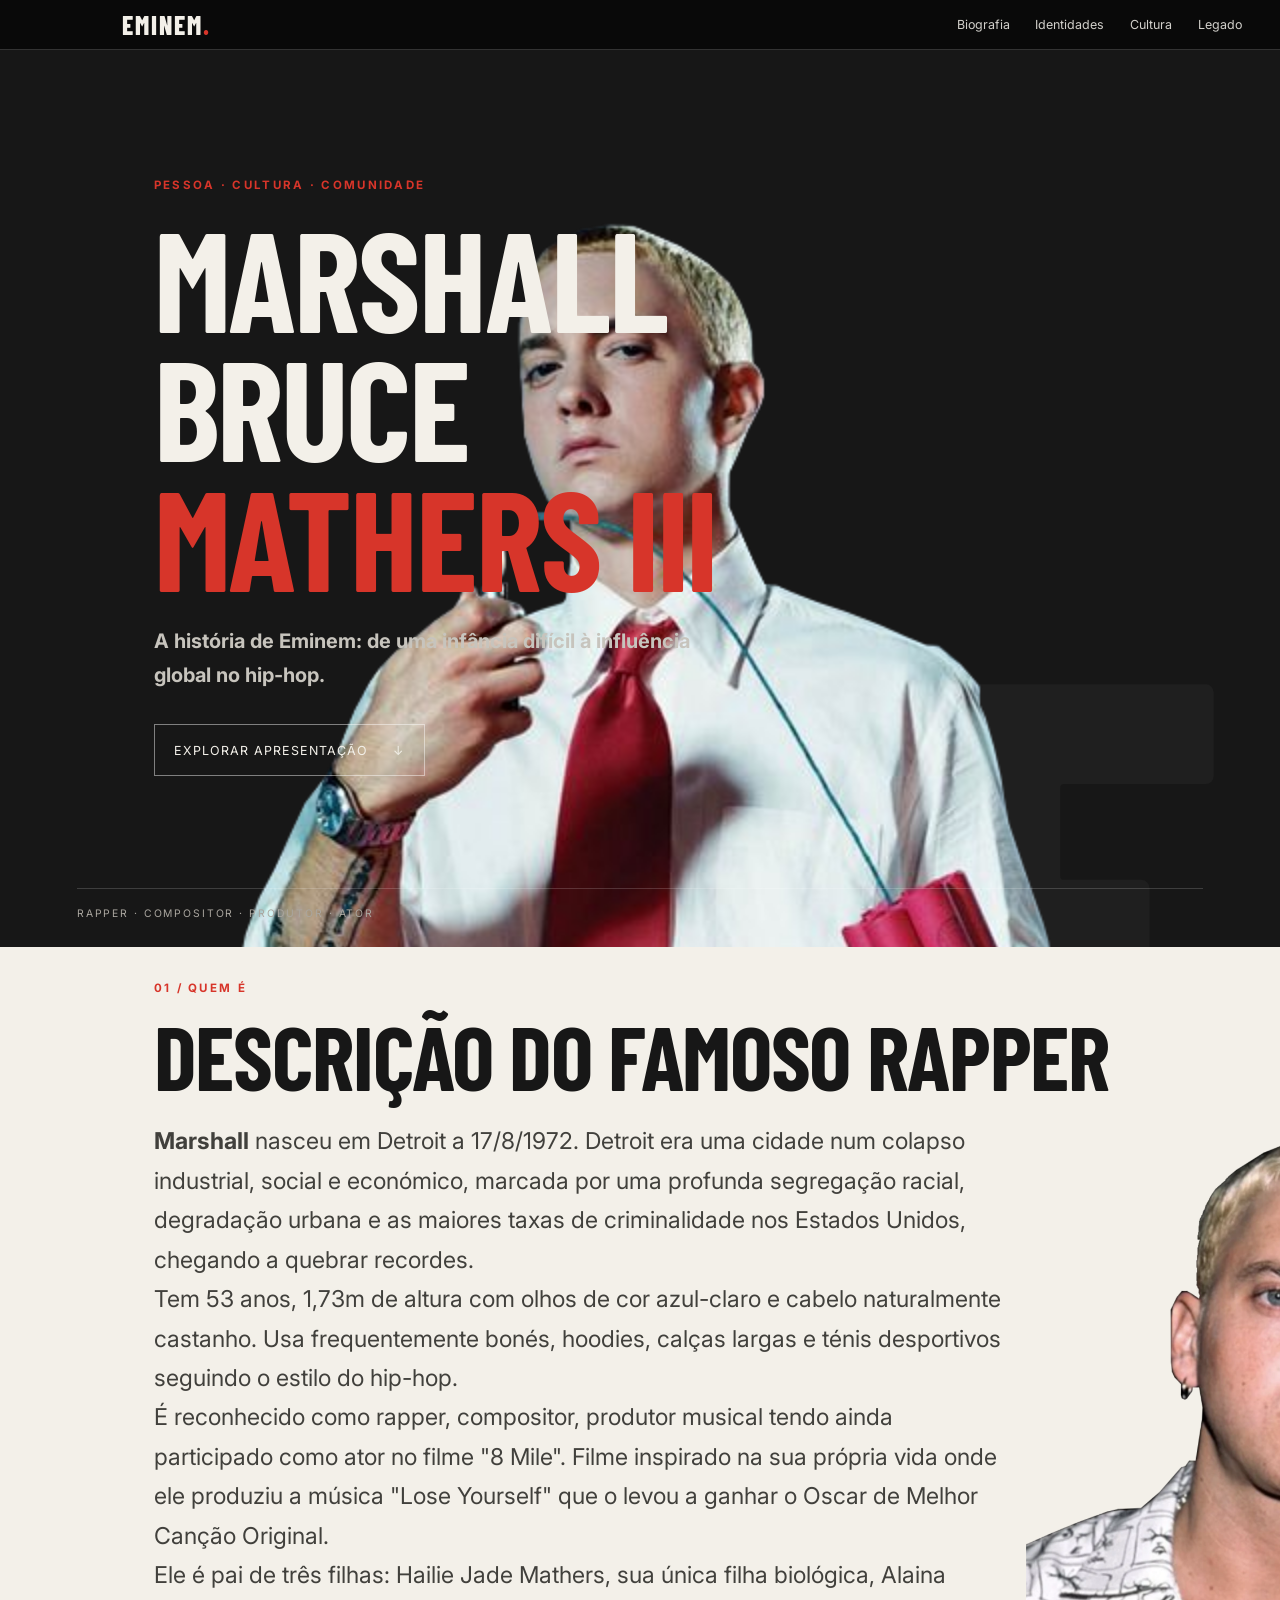
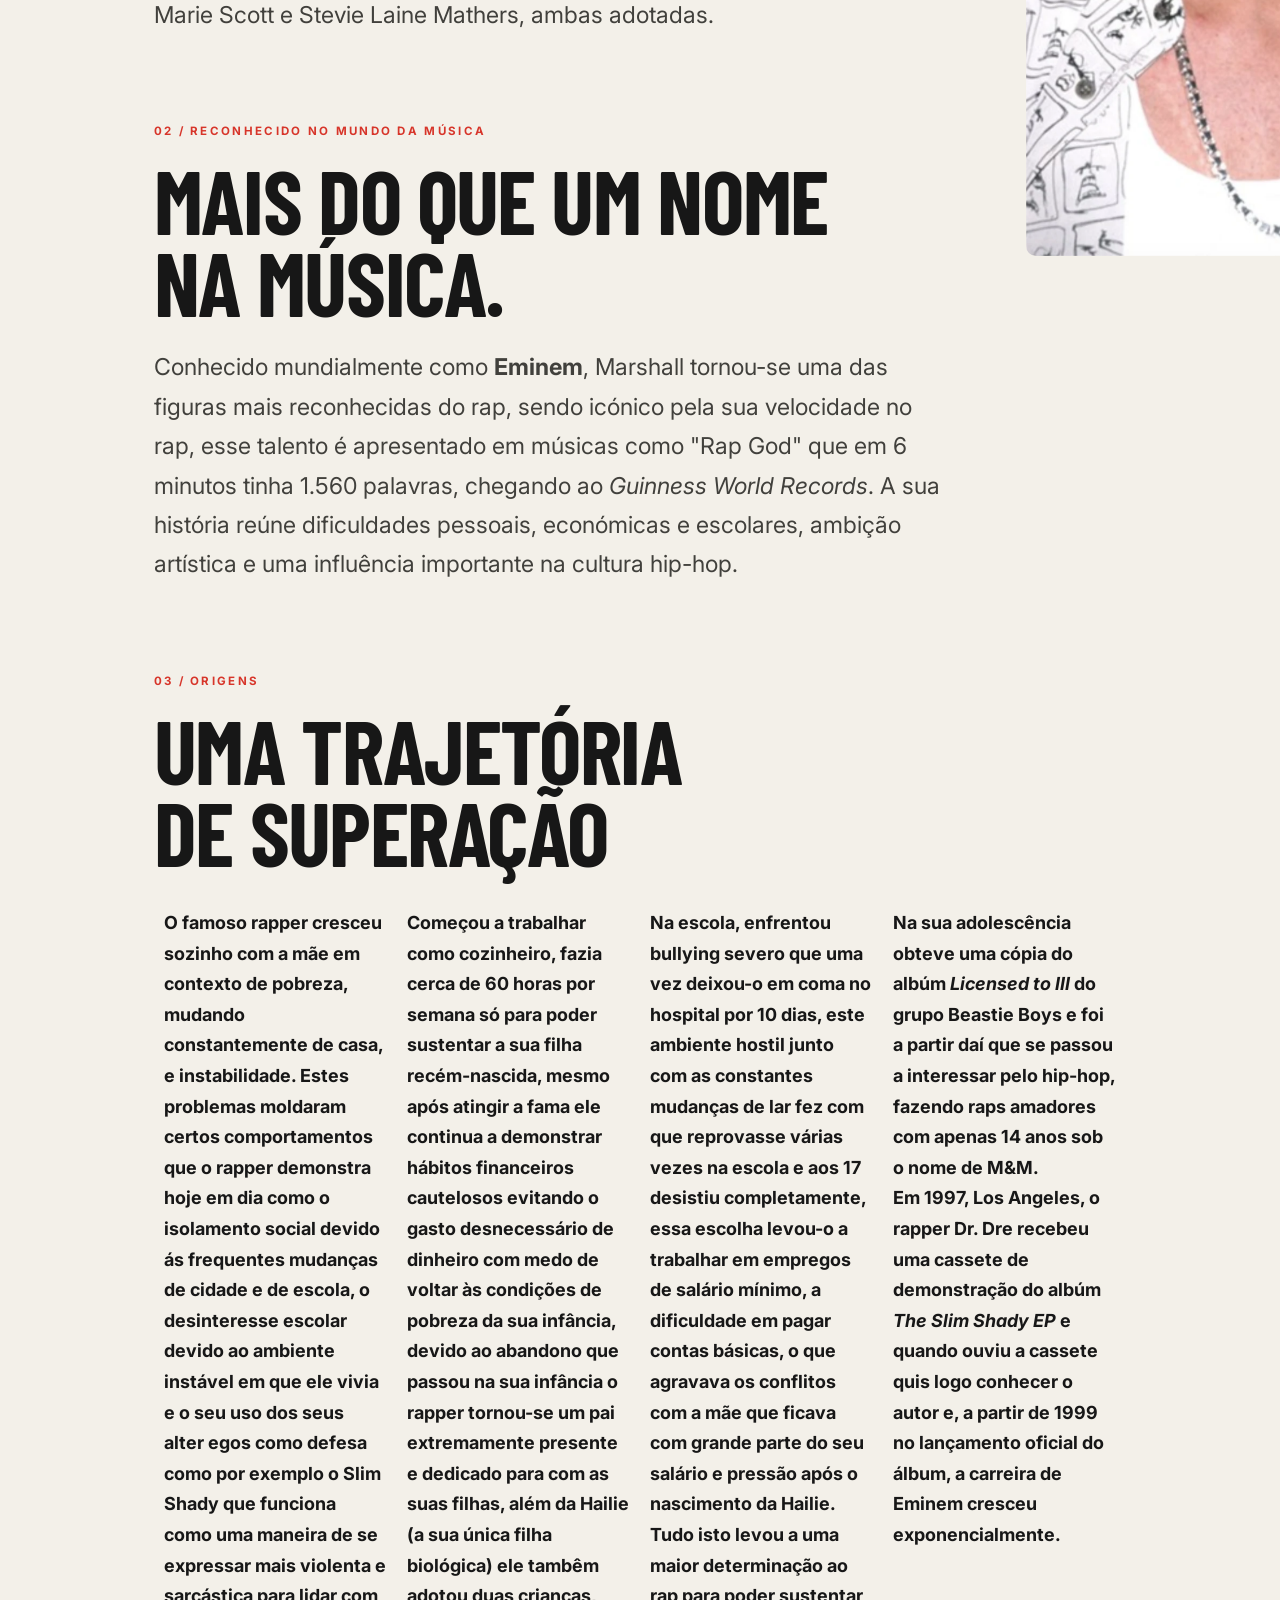
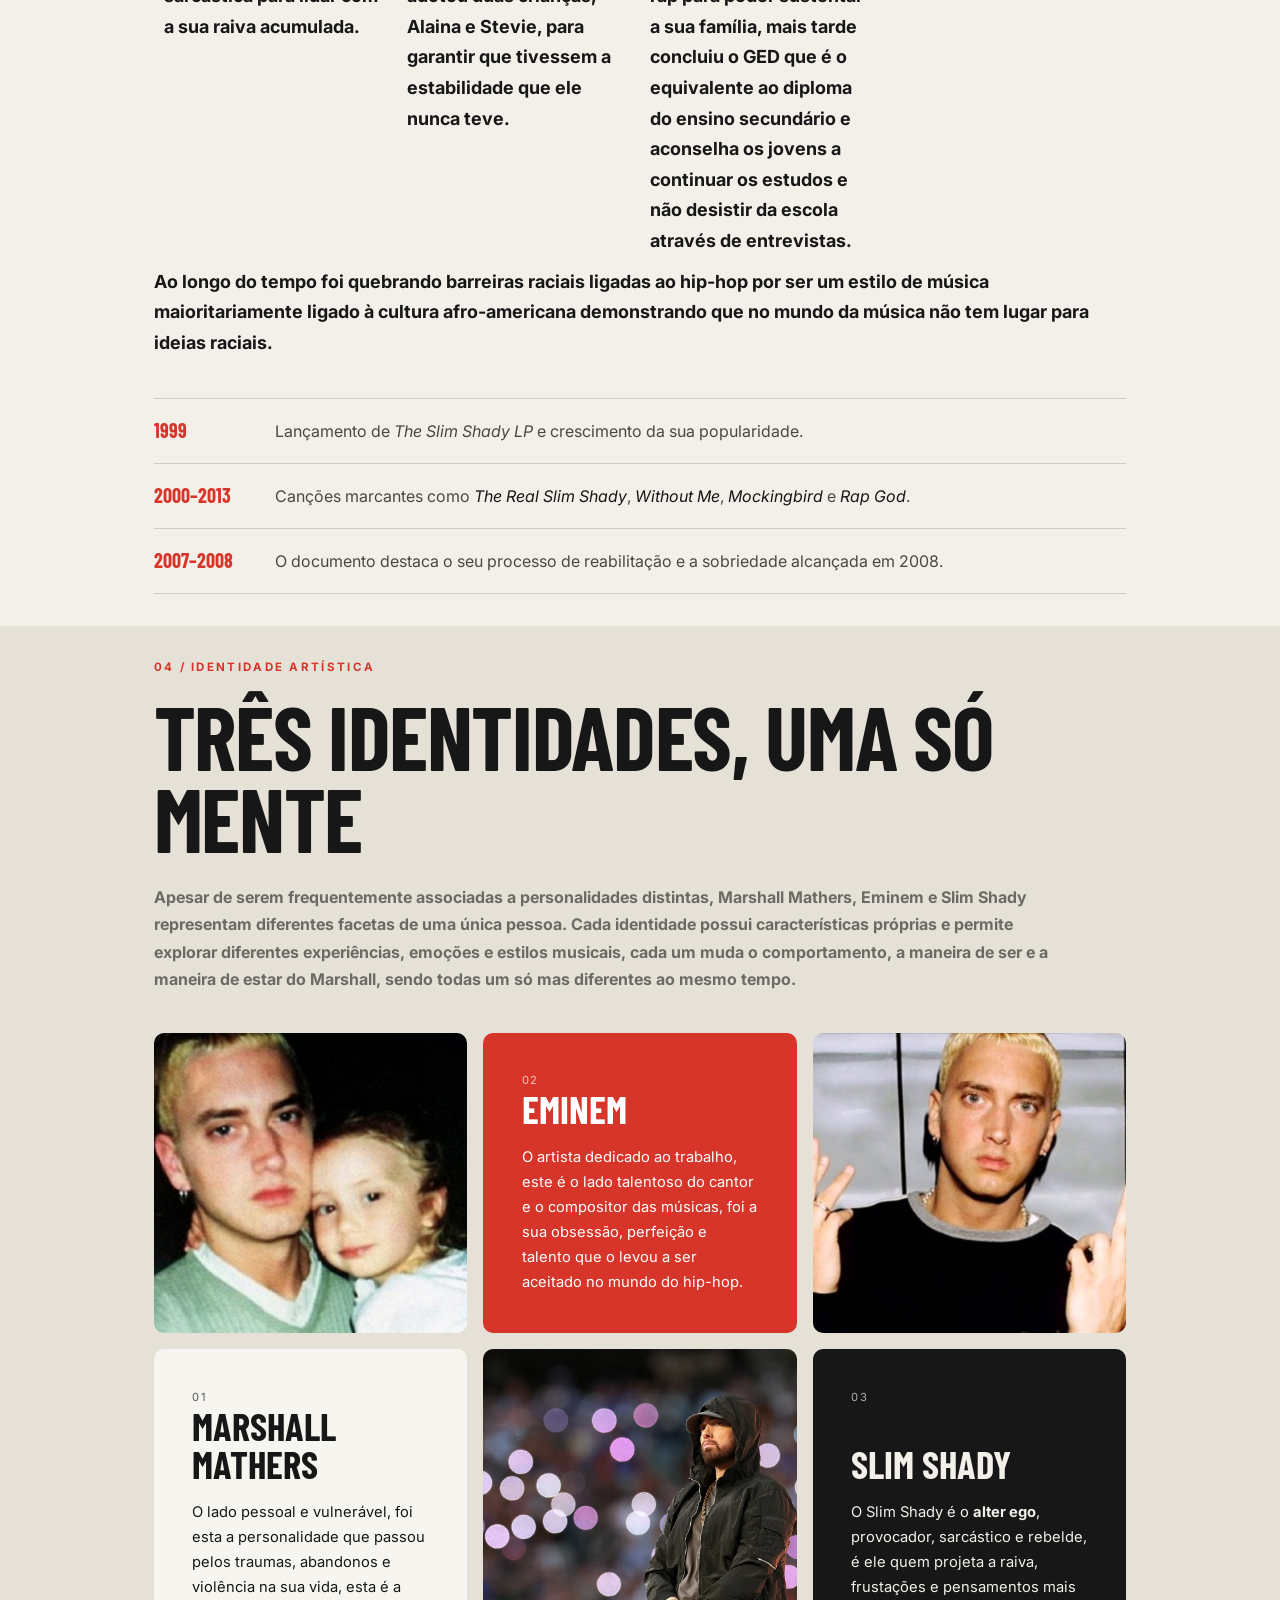
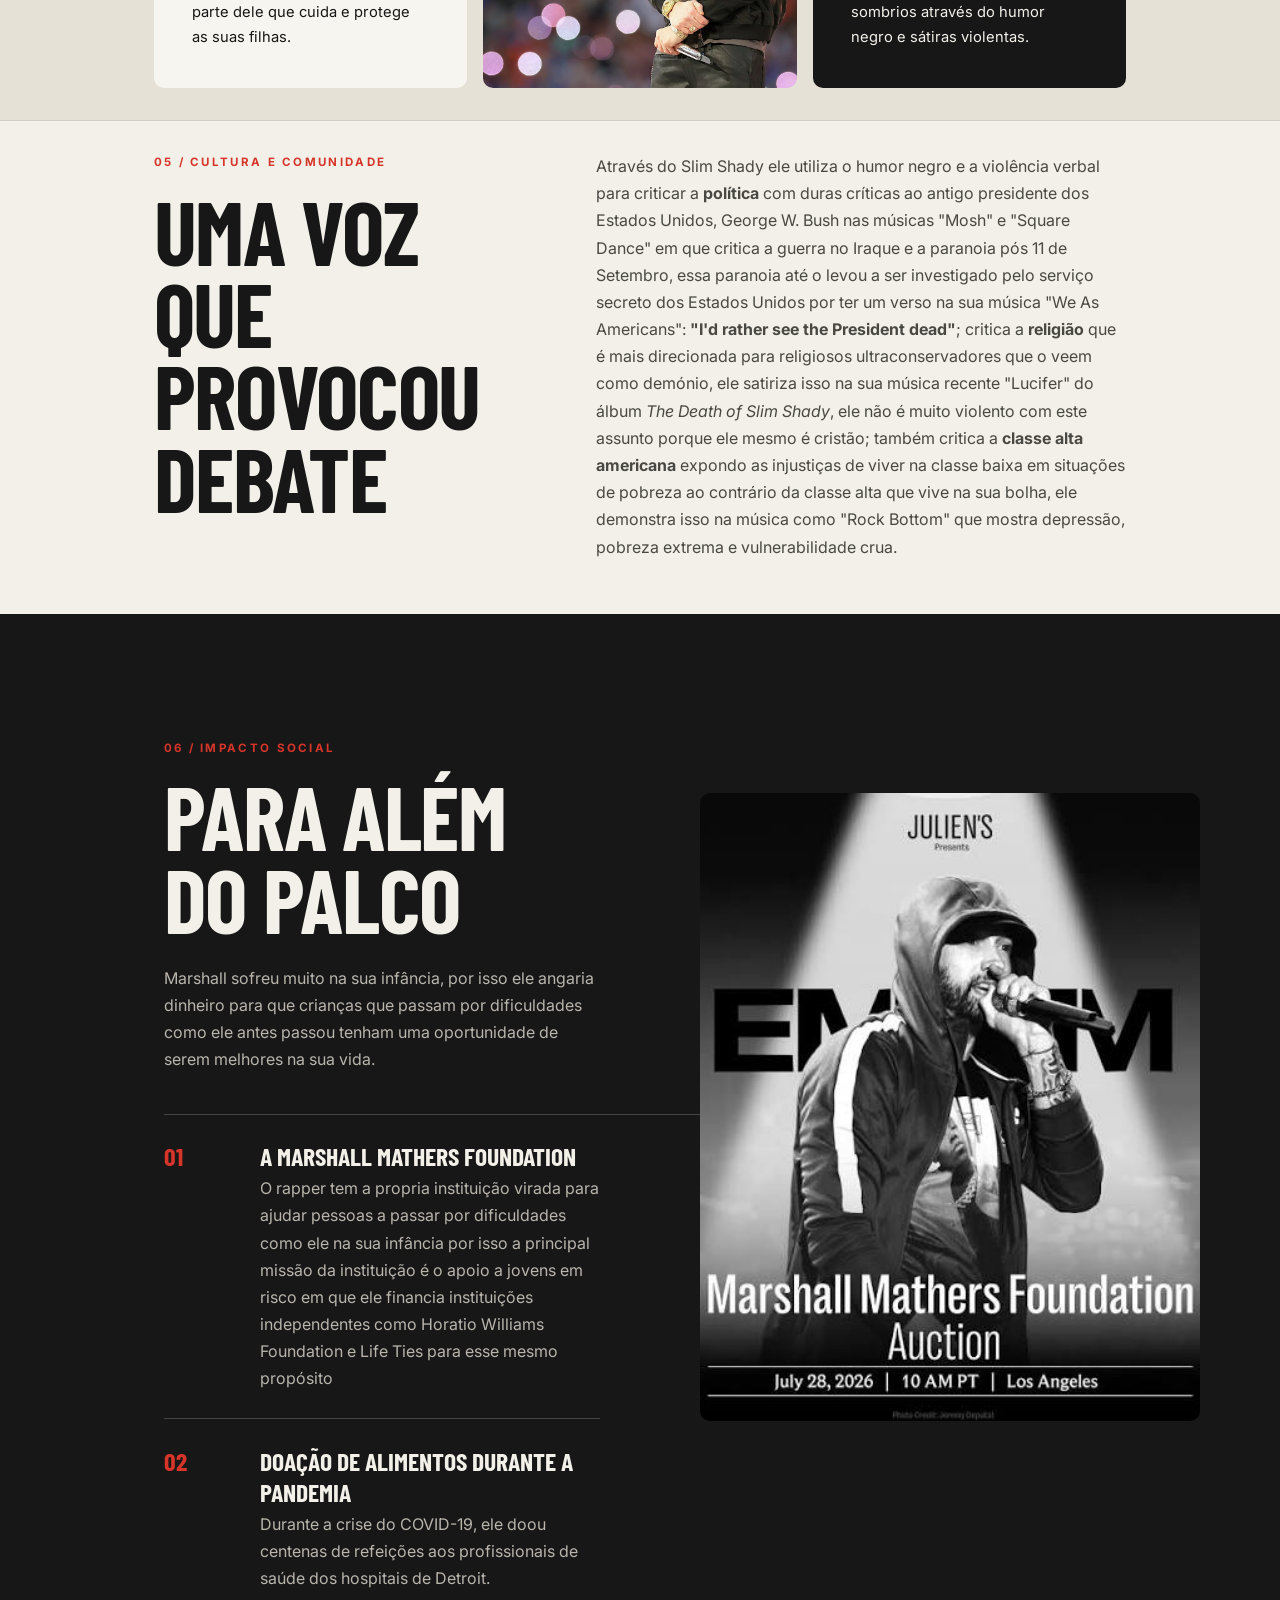
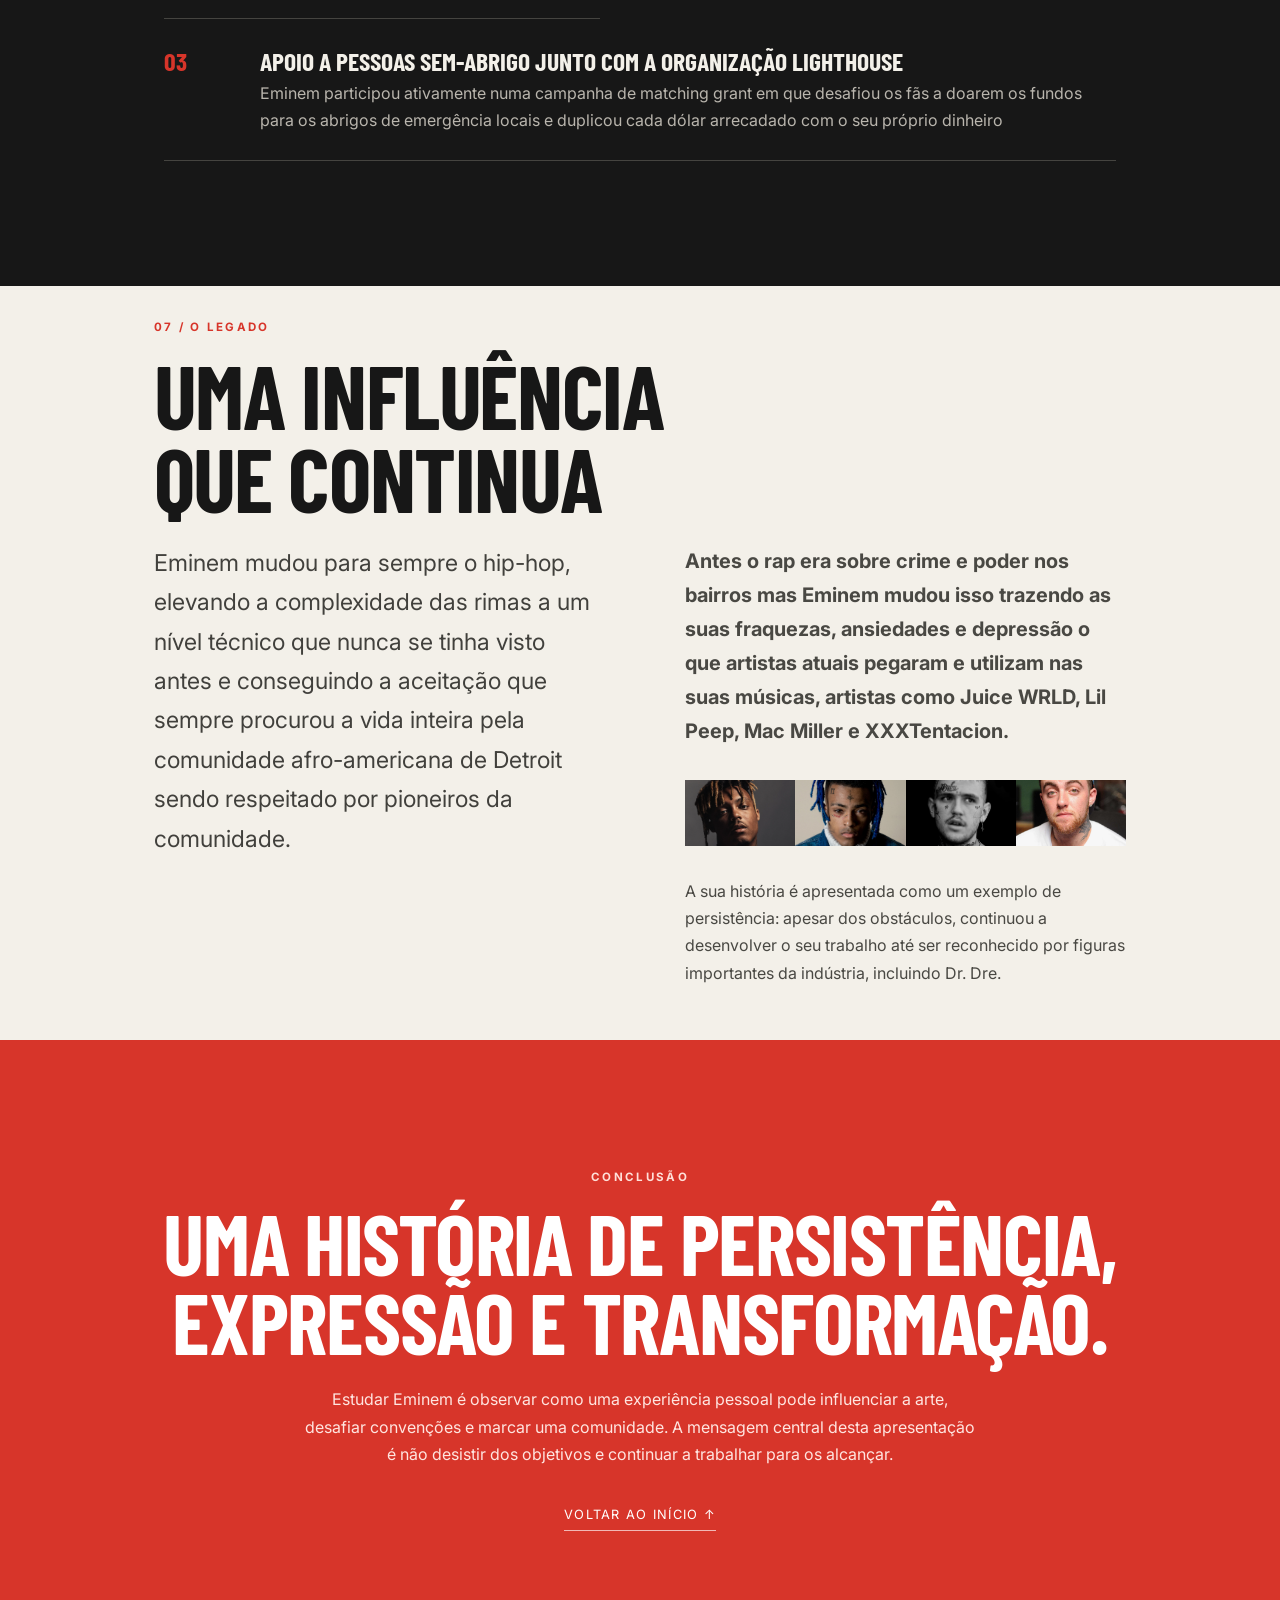
<file: index.html>
<!doctype html>
<html lang="pt-PT">
<head>
  <meta charset="utf-8">
  <meta name="viewport" content="width=device-width, initial-scale=1">
  <meta name="description" content="Resumo e apresentação sobre Marshall Bruce Mathers III, conhecido como Eminem: pessoa, cultura, comunidade e legado.">
  <title id="Test1">Eminem — Pessoa, Cultura e Comunidade</title>
  <link rel="stylesheet" href="style.css">
  <script src="behaviour.js" defer></script>
</head>
<body>
  <audio id="LoseYourselfMusic">
    <source src="Musics/LY.mp3" type="audio/mpeg" />
  </audio>
  <audio id="LuciferMusic">
    <source src="Musics/Lucifer.mp3" type="audio/mpeg" />
  </audio>
  <audio id="MockingbirdMusic">
    <source src="Musics/Mockingbird.mp3" type="audio/mpeg" />
  </audio>
  <audio id="MoshMusic">
    <source src="Musics/Mosh.mp3" type="audio/mpeg" />
  </audio>
  <audio id="RockBottomMusic">
    <source src="Musics/RB.mp3" type="audio/mpeg" />
  </audio>
  <audio id="RapGodMusic">
    <source src="Musics/RG.mp3" type="audio/mpeg" />
  </audio>
  <audio id="SquareDanceMusic">
    <source src="Musics/SD.mp3" type="audio/mpeg" />
  </audio>
  <audio id="TheRealSlimShadyMusic">
    <source src="Musics/TRSS.mp3" type="audio/mpeg" />
  </audio>
  <audio id="WeAsAmericansMusic">
    <source src="Musics/WAA.mp3" type="audio/mpeg" />
  </audio>
  <audio id="WithoutMeMusic">
    <source src="Musics/WM.mp3" type="audio/mpeg" />
  </audio>
  <header class="hero" id="inicio" style="background-image: url(Images/EminemPhoto3.png); background-repeat: no-repeat; background-attachment: scroll; background-size: 1000px; background-position-x: center; background-position-y: 200px;">
    <nav class="nav" aria-label="Navegação principal">
      <a class="brand" href="#inicio">EMINEM<span>.</span></a>
      <div class="nav-links">
        <a href="#biografia">Biografia</a>
        <a href="#identidades">Identidades</a>
        <a href="#cultura">Cultura</a>
        <a href="#legado">Legado</a>
      </div>
    </nav>
    <div class="hero-content">
      <p class="eyebrow">PESSOA · CULTURA · COMUNIDADE</p>
      <h1>Marshall<br> Bruce<br><span>Mathers III</span></h1>
      <!--<div class="Photo1"> 
        <img src="Images/EminemPhoto1.png" alt="Eminem">
      </div>
      <div class="Photo2">
        <img src="Images/EminemPhoto3.png">
      </div>-->
      <p class="hero-subtitle"><b>A história de Eminem: de uma infância difícil à influência global no hip-hop.</b></p>
      <a class="button" href="#resumo">Explorar apresentação <span aria-hidden="true">↓</span></a>
    </div>
    <div class="hero-note">RAPPER · COMPOSITOR · PRODUTOR · ATOR</div>
  </header>

  <main id="resumo">

    <section class="who section" id="biografia">
      <p class="eyebrow">01 / QUEM É</p>
      <h2>Descrição do famoso rapper</h2>
      <div class="Photo3">
        <img src="Images/EminemPhoto2.png" alt="Young Eminem" style="border-radius: 10px;">
      </div>
      <p class="lead2"><strong>Marshall</strong> nasceu em Detroit a 17/8/1972. Detroit era uma cidade num colapso industrial, social e económico, marcada por uma profunda segregação racial, degradação urbana e as maiores taxas de criminalidade nos Estados Unidos, chegando a quebrar recordes.<br>Tem 53 anos, 1,73m de altura com olhos de cor azul-claro e cabelo naturalmente castanho. Usa frequentemente bonés, hoodies, calças largas e ténis desportivos seguindo o estilo do hip-hop.</br> É reconhecido como rapper, compositor, produtor musical tendo ainda participado como ator no filme "8 Mile". Filme inspirado na sua própria vida onde ele produziu a música <span id="LoseYourself">"Lose Yourself"</span> que o levou a ganhar o Oscar de Melhor Canção Original.<br> Ele é pai de três filhas: Hailie Jade Mathers, sua única filha biológica, Alaina Marie Scott e Stevie Laine Mathers, ambas adotadas.<br></p>
    </section>

    <section class="influence section">
      <p class="eyebrow">02 / RECONHECIDO NO MUNDO DA MÚSICA</p>
      <h2>Mais do que um nome<br>na música.</h2>
      <p class="lead">Conhecido mundialmente como <strong>Eminem</strong>, Marshall tornou-se uma das figuras mais reconhecidas do rap, sendo icónico pela sua velocidade no rap, esse talento é apresentado em músicas como <span id="RapGod">"Rap God"</span> que em 6 minutos tinha 1.560 palavras, chegando ao <i>Guinness World Records</i>. A sua história reúne dificuldades pessoais, económicas e escolares, ambição artística e uma influência importante na cultura hip-hop.</p>
    </section>

    <section class="section">
      <div>
        <p class="eyebrow">03 / ORIGENS</p>
        <h2>Uma trajetória<br>de superação</h2>
        <div class="container">
          <p> O famoso rapper cresceu sozinho com a mãe em contexto de pobreza, mudando constantemente de casa, e instabilidade. Estes problemas moldaram certos comportamentos que o rapper demonstra hoje em dia como o isolamento social devido ás frequentes mudanças de cidade e de escola, o desinteresse escolar devido ao ambiente instável em que ele vivia e o seu uso dos seus alter egos como defesa como por exemplo o Slim Shady que funciona como uma maneira de se expressar mais violenta e sarcástica para lidar com a sua raiva acumulada.</p>
          <p> Começou a trabalhar como cozinheiro, fazia cerca de 60 horas por semana só para poder sustentar a sua filha recém-nascida, mesmo após atingir a fama ele continua a demonstrar hábitos financeiros cautelosos evitando o gasto desnecessário de dinheiro com medo de voltar às condições de pobreza da sua infância, devido ao abandono que passou na sua infância o rapper tornou-se um pai extremamente presente e dedicado para com as suas filhas, além da Hailie (a sua única filha biológica) ele tambêm adotou duas crianças, Alaina e Stevie, para garantir que tivessem a estabilidade que ele nunca teve.</p>
          <p> Na escola, enfrentou bullying severo que uma vez deixou-o em coma no hospital por 10 dias, este ambiente hostil junto com as constantes mudanças de lar fez com que reprovasse várias vezes na escola e aos 17 desistiu completamente, essa escolha levou-o a trabalhar em empregos de salário mínimo, a dificuldade em pagar contas básicas, o que agravava os conflitos com a mãe que ficava com grande parte do seu salário e pressão após o nascimento da Hailie. Tudo isto levou a uma maior determinação ao rap para poder sustentar a sua família, mais tarde concluiu o GED que é o equivalente ao diploma do ensino secundário e aconselha os jovens a continuar os estudos e não desistir da escola através de entrevistas.</p>
          <p> Na sua adolescência obteve uma cópia do albúm <i>Licensed to III</i> do grupo Beastie Boys e foi a partir daí que se passou a interessar pelo hip-hop, fazendo raps amadores com apenas 14 anos sob o nome de M&M.<br>Em 1997, Los Angeles, o rapper Dr. Dre recebeu uma cassete de demonstração do albúm <i>The Slim Shady EP</i> e quando ouviu a cassete quis logo conhecer o autor e, a partir de 1999 no lançamento oficial do álbum, a carreira de Eminem cresceu exponencialmente.</p>
        </div>
        <p style="font-size: 18px; font-weight: bold">Ao longo do tempo foi quebrando barreiras raciais ligadas ao hip-hop por ser um estilo de música maioritariamente ligado à cultura afro-americana demonstrando que no mundo da música não tem lugar para ideias raciais.</p>
      </div>
      <div class="copy">
        <div class="timeline">
          <div><span>1999</span><p>Lançamento de <em>The Slim Shady LP</em> e crescimento da sua popularidade.</p></div>
          <div><span>2000–2013</span><p>Canções marcantes como <em><span id="TheRealSlimShady">The Real Slim Shady</span></em>, <em><span id="WithoutMe">Without Me</span></em>, <em><span id="Mockingbird">Mockingbird</span></em> e <em><span id="RapGodT">Rap God</span></em>.</p></div>
          <div><span>2007–2008</span><p>O documento destaca o seu processo de reabilitação e a sobriedade alcançada em 2008.</p></div>
        </div>
      </div>
    </section>

    <section class="identities section" id="identidades">
      <p class="eyebrow">04 / IDENTIDADE ARTÍSTICA</p>
      <h2>Três identidades, uma só mente</h2>
      <p class="section-intro"><b>Apesar de serem frequentemente associadas a personalidades distintas, Marshall Mathers, Eminem e Slim Shady representam diferentes facetas de uma única pessoa. Cada identidade possui características próprias e permite explorar diferentes experiências, emoções e estilos musicais, cada um muda o comportamento, a maneira de ser e a maneira de estar do Marshall, sendo todas um só mas diferentes ao mesmo tempo.</b></p>
      <div class="cards">
        <article class="card card-empty1"></article>
        <article class="card card-red">
          <span class="card-number">02</span>
          <h3>Eminem</h3>
          <p>O artista dedicado ao trabalho, este é o lado talentoso do cantor e o compositor das músicas, foi a sua obsessão, perfeição e talento que o levou a ser aceitado no mundo do hip-hop.</p>
        </article>
        <article class="card card-empty3"></article>
        <article class="card card-light">
          <span class="card-number">01</span>
          <h3>Marshall Mathers</h3>
          <p>O lado pessoal e vulnerável, foi esta a personalidade que passou pelos traumas, abandonos e violência na sua vida, esta é a parte dele que cuida e protege as suas filhas.</p>
        </article>
        <article class="card card-empty2"></article>
        <article class="card card-dark">
          <span class="card-number">03</span>
          <h3>Slim Shady</h3>
          <p>O Slim Shady é o <strong>alter ego</strong>, provocador, sarcástico e rebelde, é ele quem projeta a raiva, frustações e pensamentos mais sombrios através do humor negro e sátiras violentas.</p>
        </article>
      </div>
    </section>

    <section class="section bio-grid" id="cultura">
      <div>
        <p class="eyebrow">05 / CULTURA E COMUNIDADE</p>
        <h2>Uma voz que<br>provocou debate</h2>
      </div>
      <div class="copy">
        <p>Através do Slim Shady ele utiliza o humor negro e a violência verbal para criticar a <strong>política</strong> com duras críticas ao antigo presidente dos Estados Unidos, George W. Bush nas músicas <span id="Mosh">"Mosh"</span> e <span id="SquareDance">"Square Dance"</span> em que critica a guerra no Iraque e a paranoia pós 11 de Setembro, essa paranoia até o levou a ser investigado pelo serviço secreto dos Estados Unidos por ter um verso na sua música <span id="WeAsAmericans">"We As Americans"</span>: <strong>"I'd rather see the President dead"</strong>; critica a <strong>religião</strong> que é mais direcionada para religiosos ultraconservadores que o veem como demónio, ele satiriza isso na sua música recente <span id="Lucifer">"Lucifer"</span> do álbum <i>The Death of Slim Shady</i>, ele não é muito violento com este assunto porque ele mesmo é cristão; também critica a <strong>classe alta americana</strong> expondo as injustiças de viver na classe baixa em situações de pobreza ao contrário da classe alta que vive na sua bolha, ele demonstra isso na música como <span id="RockBottom">"Rock Bottom"</span> que mostra depressão, pobreza extrema e vulnerabilidade crua. </p>
      </div>
    </section>

    <section class="community">
      <div class="Photo5">
        <img src="Images/Marshall Foundation.jpeg">
      </div>
      <div class="community-inner">
        <p class="eyebrow">06 / IMPACTO SOCIAL</p>
        <h2>Para além do palco</h2>
        <p class="section-intro">Marshall sofreu muito na sua infância, por isso ele angaria dinheiro para que crianças que passam por dificuldades como ele antes passou tenham uma oportunidade de serem melhores na sua vida.</p>
        <div class="impact-list">
          <div><span class="impact-icon">01</span><div><h3>A Marshall Mathers Foundation</h3><p>O rapper tem a propria instituição virada para ajudar pessoas a passar por dificuldades como ele na sua infância por isso a principal missão da instituição é o apoio a jovens em risco em que ele financia instituições independentes como Horatio Williams Foundation e Life Ties para esse mesmo propósito</p></div></div>
          <div><span class="impact-icon">02</span><div><h3>Doação de alimentos durante a pandemia</h3><p>Durante a crise do COVID-19, ele doou centenas de refeições aos profissionais de saúde dos hospitais de Detroit.</p></div></div>
          <div><span class="impact-icon">03</span><div><h3>Apoio a pessoas sem-abrigo junto com a organização Lighthouse</h3><p>Eminem participou ativamente numa campanha de matching grant em que desafiou os fãs a doarem os fundos para os abrigos de emergência locais e duplicou cada dólar arrecadado com o seu próprio dinheiro</p></div></div>
        </div>
      </div>
    </section>

    <section class="section legacy" id="legado">
      <p class="eyebrow">07 / O LEGADO</p>
      <h2>Uma influência<br>que continua</h2>
      <div class="legacy-grid">
        <p class="lead">Eminem mudou para sempre o hip-hop, elevando a complexidade das rimas a um nível técnico que nunca se tinha visto antes e conseguindo a aceitação que sempre procurou a vida inteira pela comunidade afro-americana de Detroit sendo respeitado por pioneiros da comunidade.</p>
        <div class="copy">
          <p style="font-size: 20px;"><strong>Antes o rap era sobre crime e poder nos bairros mas Eminem mudou isso trazendo as suas fraquezas, ansiedades e depressão o que artistas atuais pegaram e utilizam nas suas músicas, artistas como Juice WRLD, Lil Peep, Mac Miller e XXXTentacion.</strong></p>
          <div class="Photo4">
            <img src="Images/Juice WRLD.webp"><img src="Images/XXXTentacion.jpg"><img src="Images/Lil Peep.jpg"><img src="Images/Mac Miller.jpg">
          </div>
          <p class="clear">A sua história é apresentada como um exemplo de persistência: apesar dos obstáculos, continuou a desenvolver o seu trabalho até ser reconhecido por figuras importantes da indústria, incluindo Dr. Dre.</p>
        </div>
      </div>
    </section>

    <section class="closing">
      <p class="eyebrow">CONCLUSÃO</p>
      <h2>Uma história de persistência,<br>expressão e transformação.</h2>
      <p>Estudar Eminem é observar como uma experiência pessoal pode influenciar a arte, desafiar convenções e marcar uma comunidade. A mensagem central desta apresentação é não desistir dos objetivos e continuar a trabalhar para os alcançar.</p>
      <a href="#inicio" class="back-top">Voltar ao início ↑</a>
    </section>
  </main>
</body>
</html>
</file>
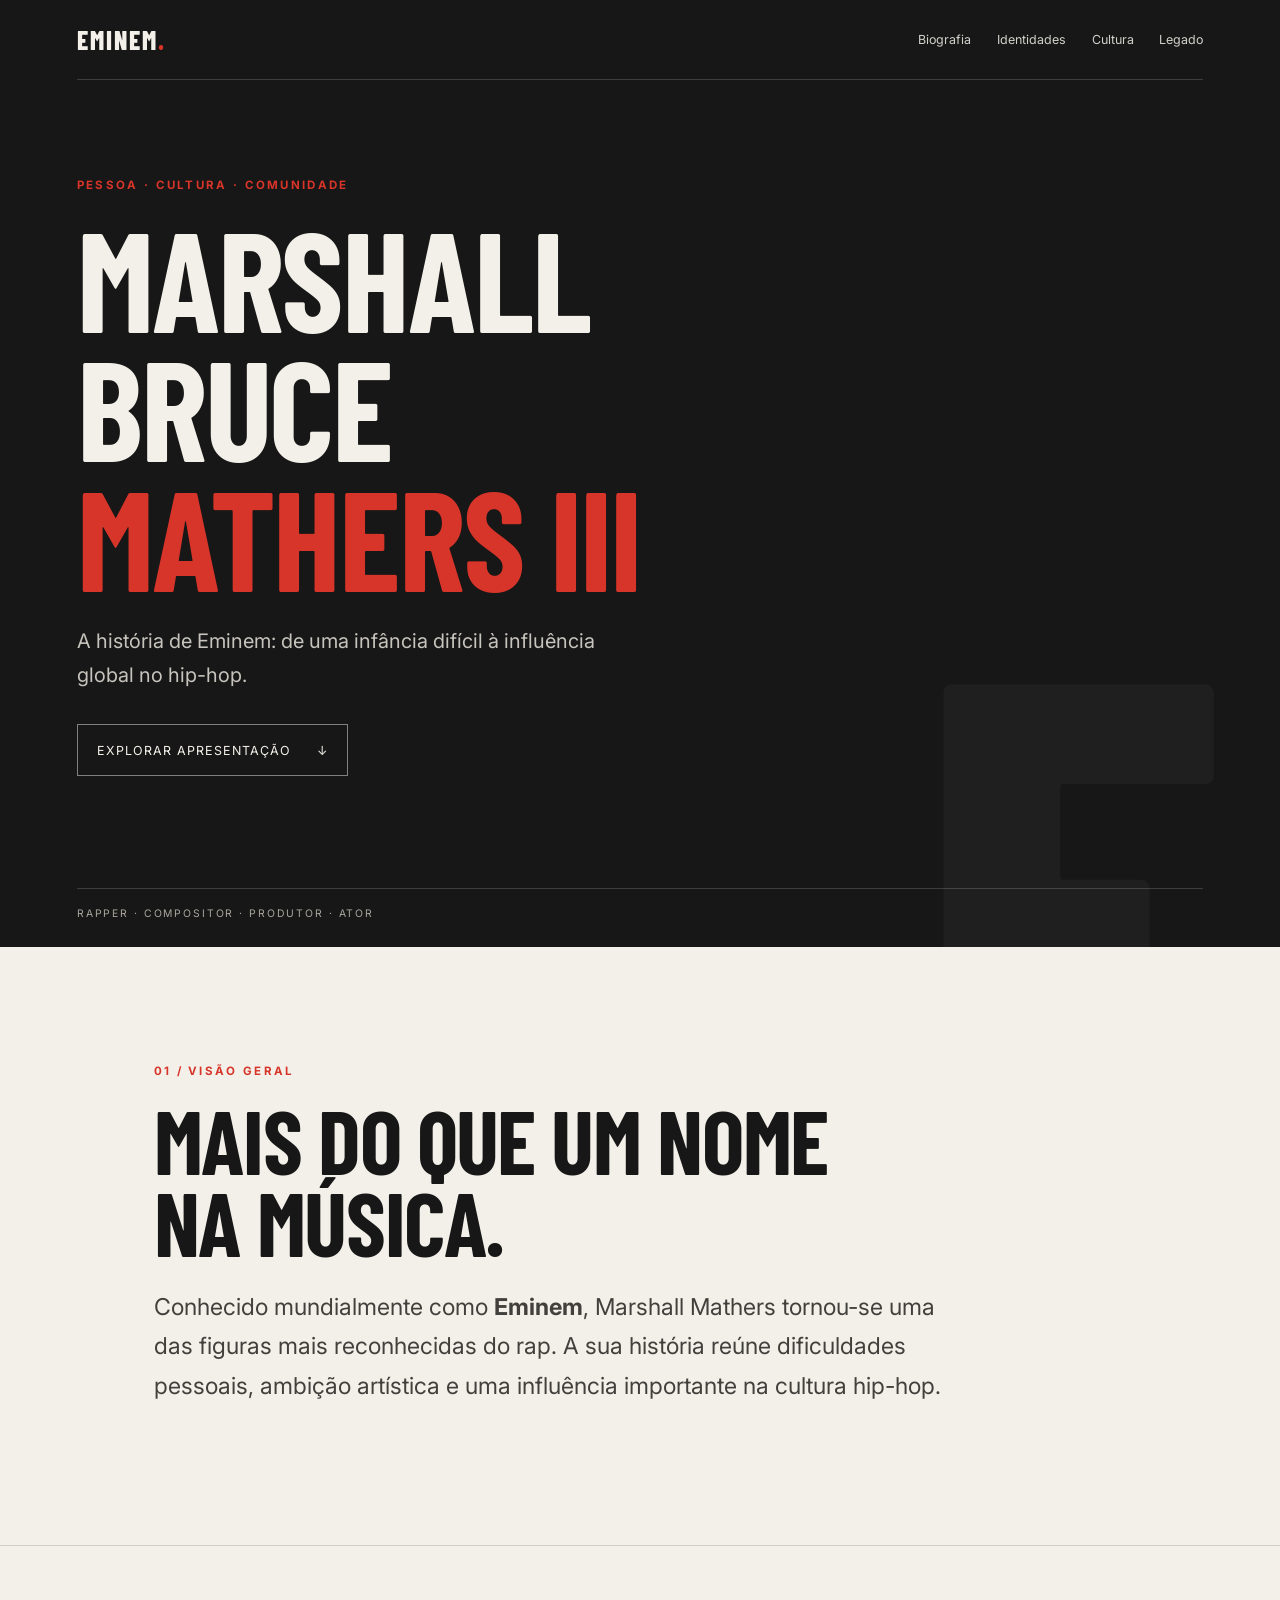
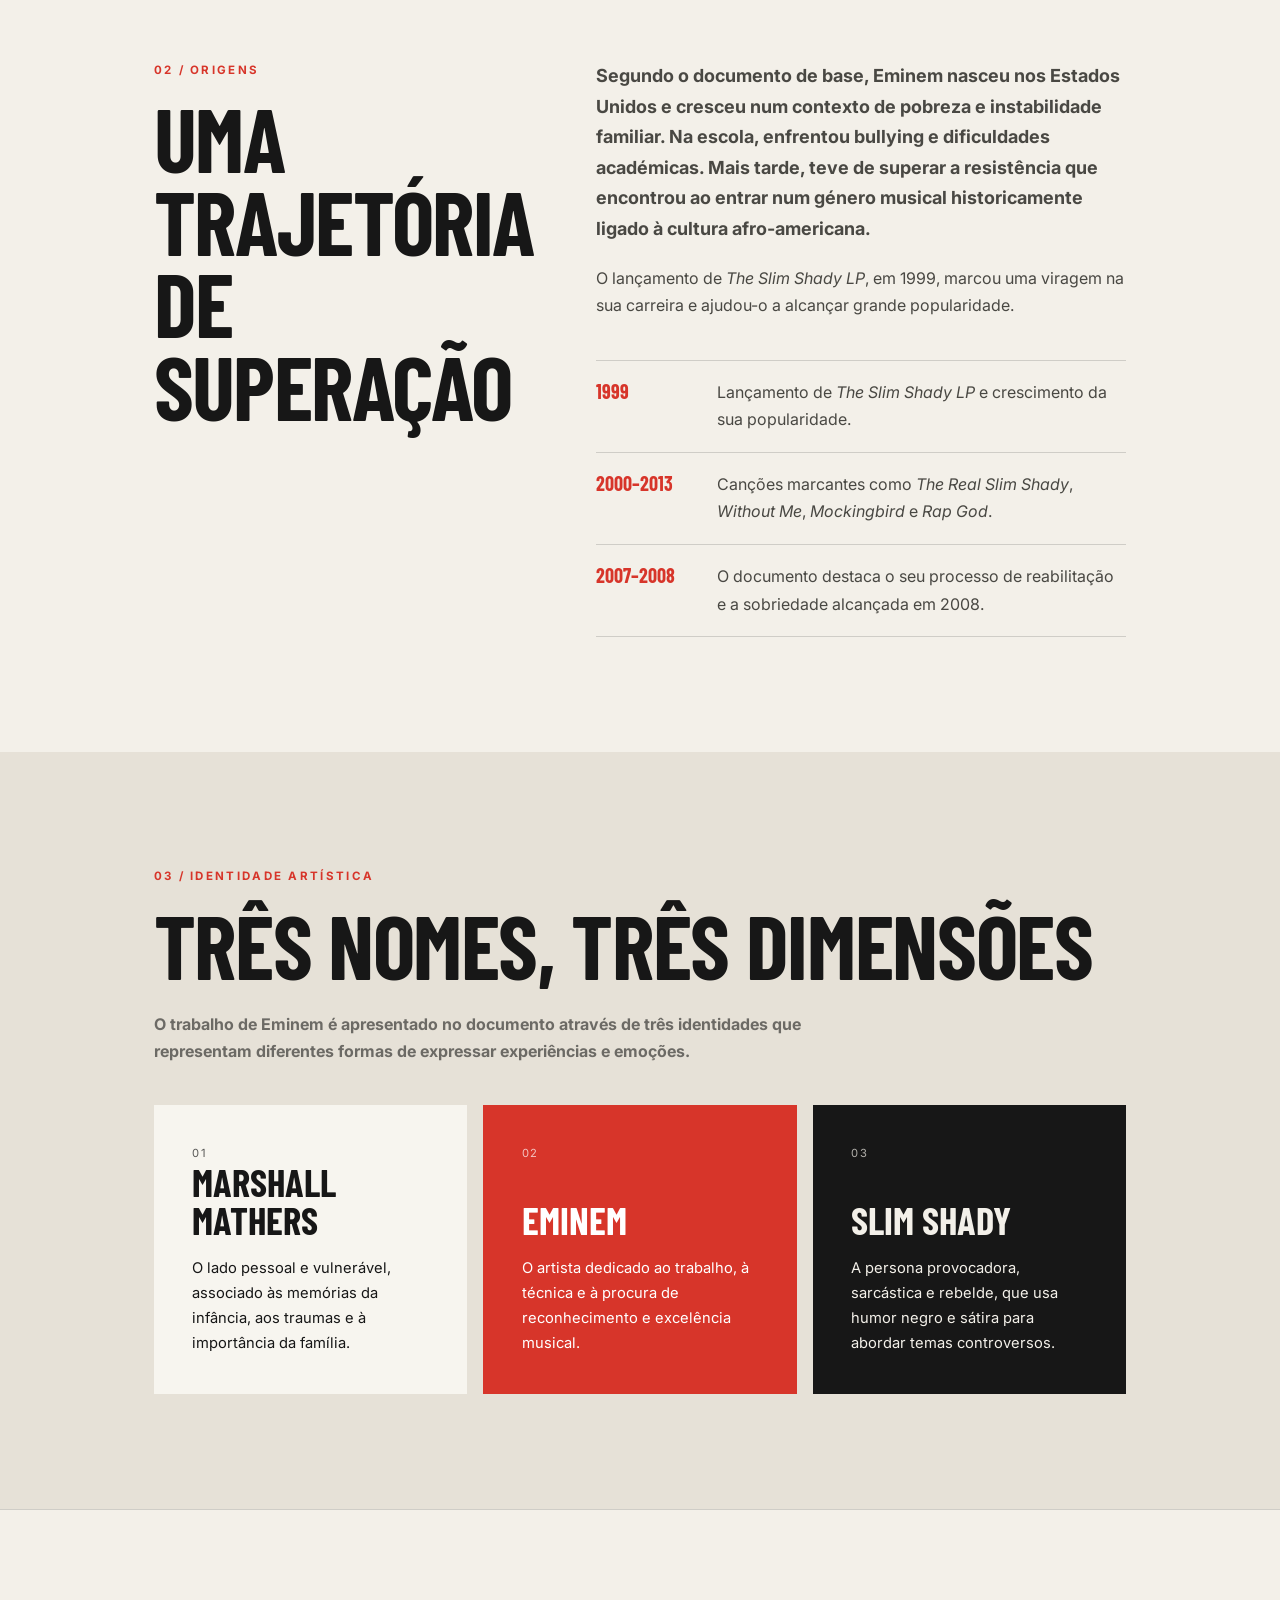
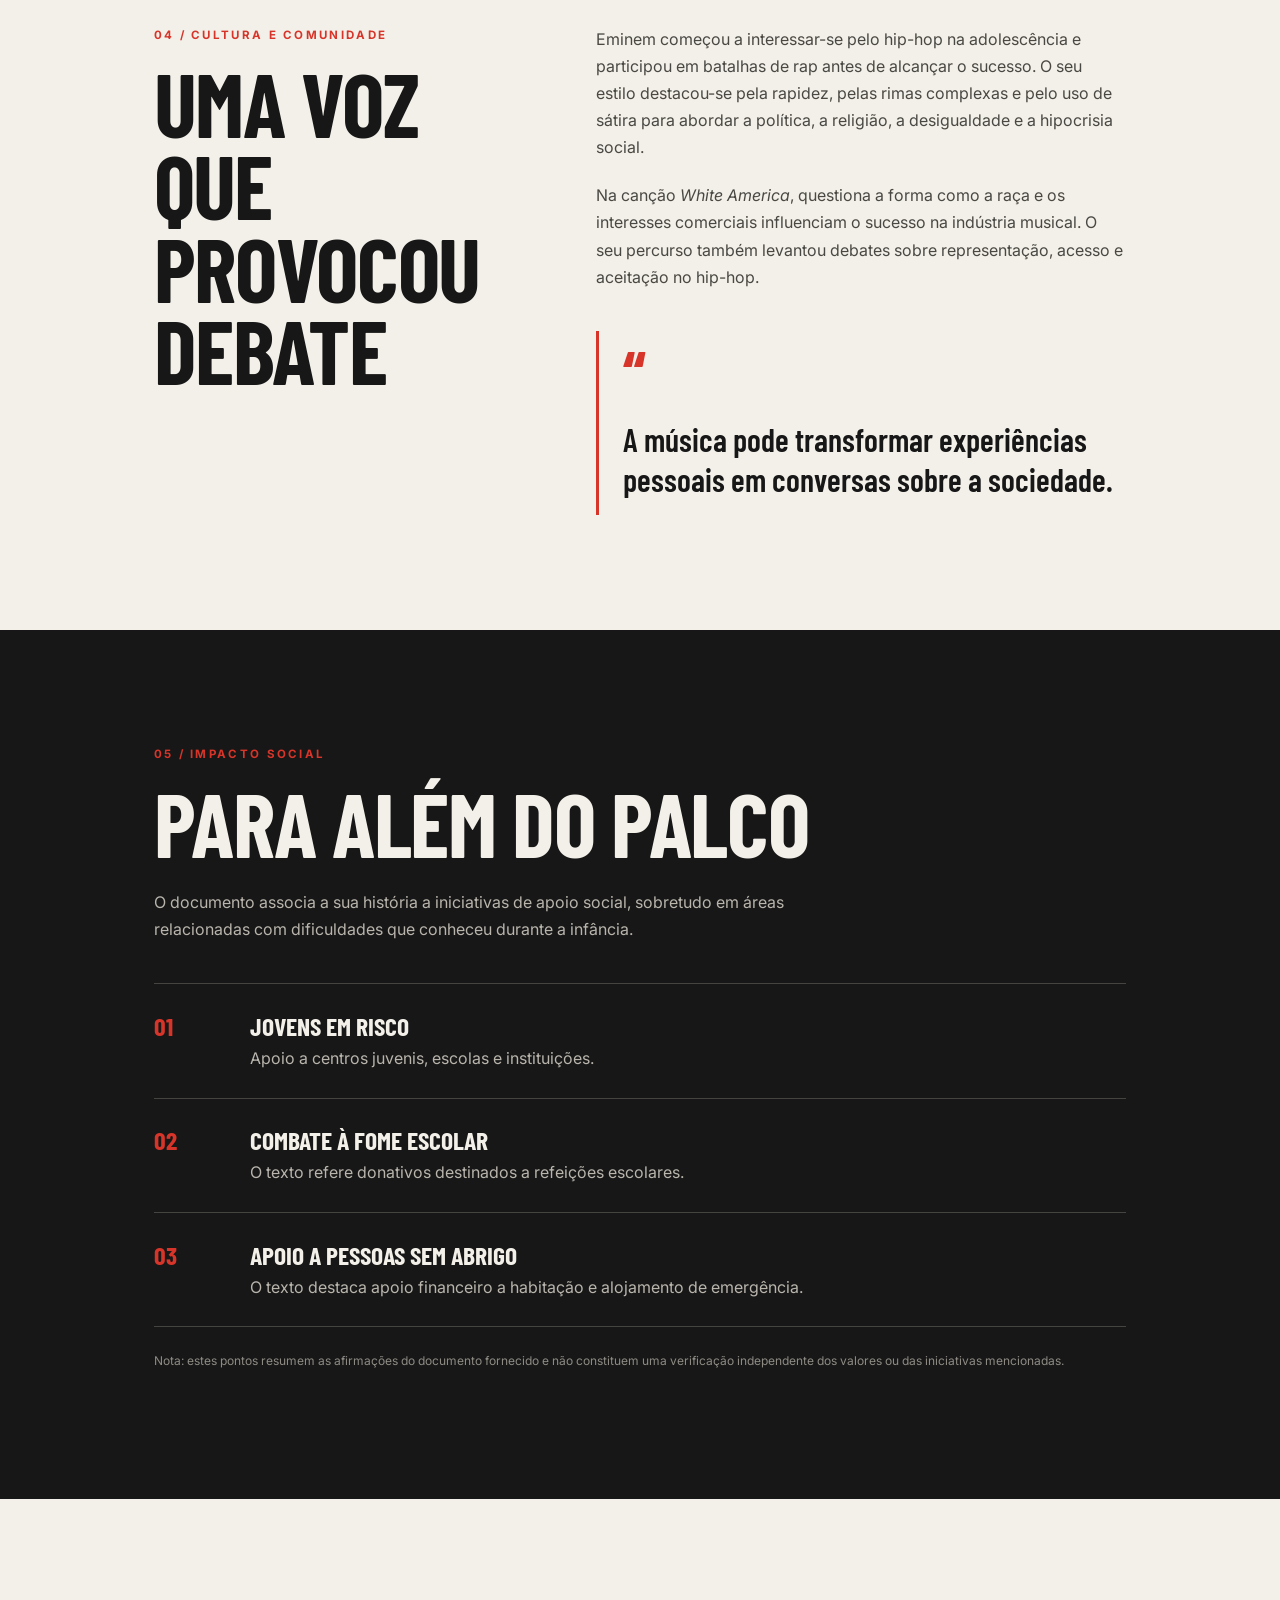
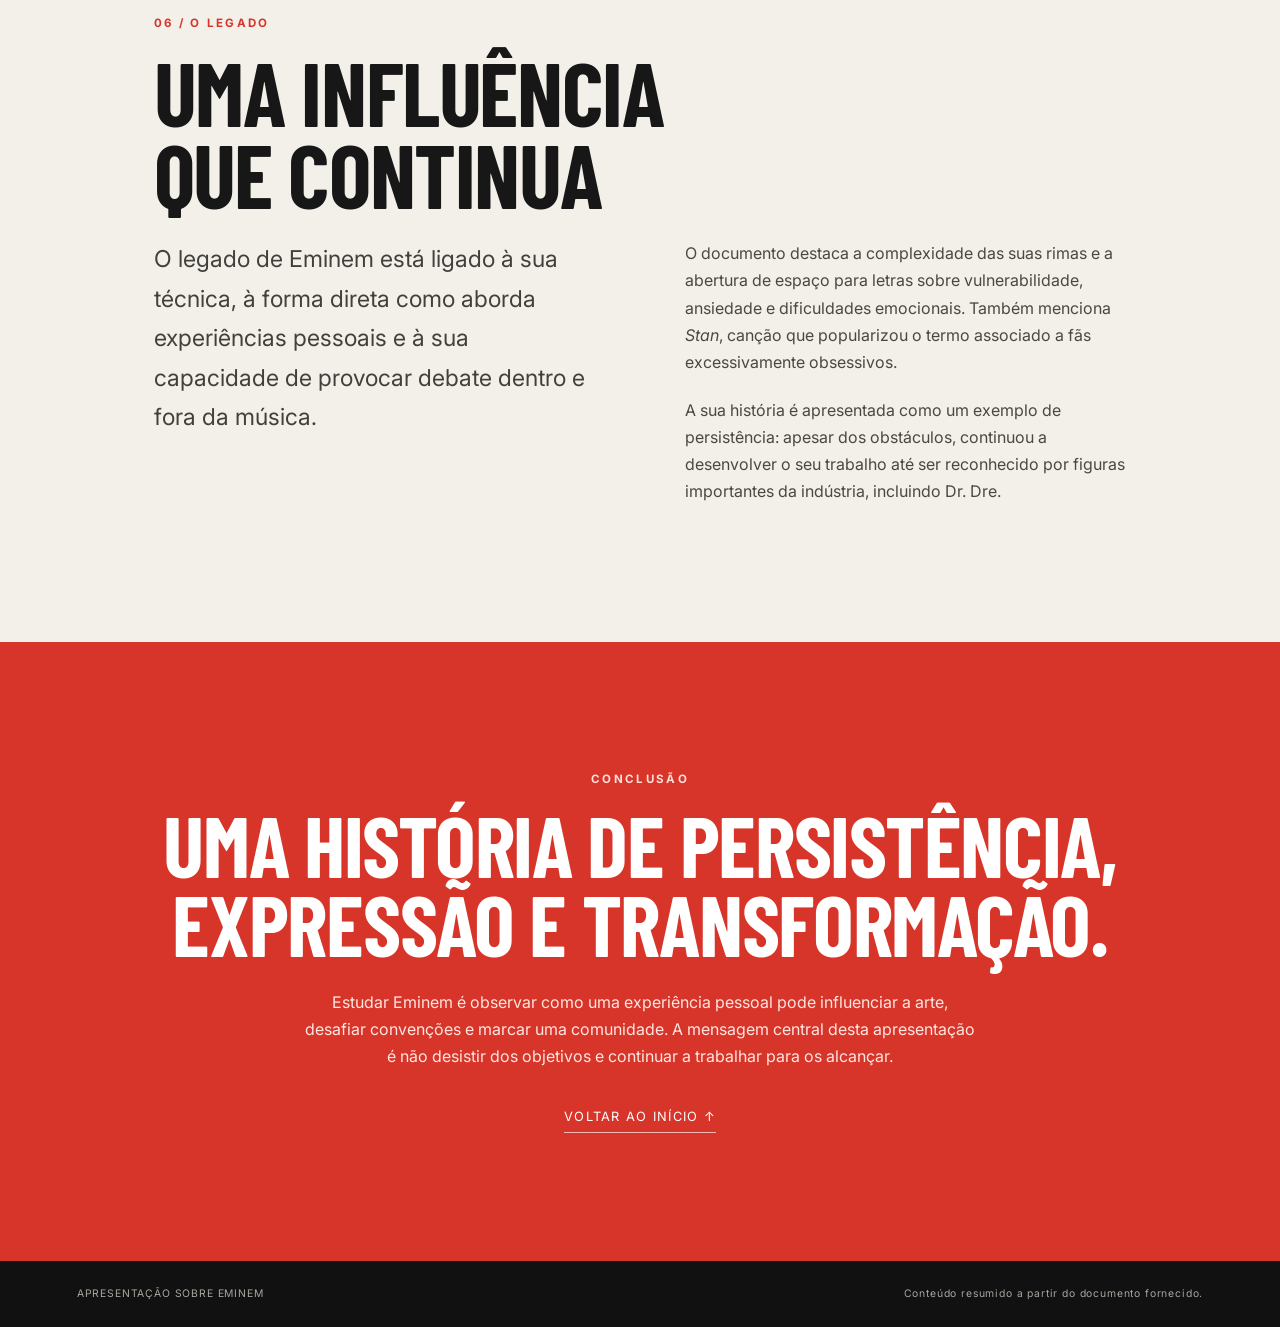
<file: site/Trabalho-AI/index.html>
<!doctype html>
<html lang="pt-PT">
<head>
  <meta charset="utf-8">
  <meta name="viewport" content="width=device-width, initial-scale=1">
  <meta name="description" content="Resumo e apresentação sobre Marshall Bruce Mathers III, conhecido como Eminem: pessoa, cultura, comunidade e legado.">
  <title>Eminem — Pessoa, Cultura e Comunidade</title>
  <link rel="stylesheet" href="style.css">
</head>
<body>
  <header class="hero" id="inicio">
    <nav class="nav" aria-label="Navegação principal">
      <a class="brand" href="#inicio">EMINEM<span>.</span></a>
      <div class="nav-links">
        <a href="#biografia">Biografia</a>
        <a href="#identidades">Identidades</a>
        <a href="#cultura">Cultura</a>
        <a href="#legado">Legado</a>
      </div>
    </nav>
    <div class="hero-content">
      <p class="eyebrow">PESSOA · CULTURA · COMUNIDADE</p>
      <h1>Marshall Bruce<br><span>Mathers III</span></h1>
      <p class="hero-subtitle">A história de Eminem: de uma infância difícil à influência global no hip-hop.</p>
      <a class="button" href="#resumo">Explorar apresentação <span aria-hidden="true">↓</span></a>
    </div>
    <div class="hero-note">RAPPER · COMPOSITOR · PRODUTOR · ATOR</div>
  </header>

  <main id="resumo">
    <section class="intro section">
      <p class="eyebrow">01 / VISÃO GERAL</p>
      <h2>Mais do que um nome<br>na música.</h2>
      <p class="lead">Conhecido mundialmente como <strong>Eminem</strong>, Marshall Mathers tornou-se uma das figuras mais reconhecidas do rap. A sua história reúne dificuldades pessoais, ambição artística e uma influência importante na cultura hip-hop.</p>
    </section>

    <section class="section bio-grid" id="biografia">
      <div>
        <p class="eyebrow">02 / ORIGENS</p>
        <h2>Uma trajetória<br>de superação</h2>
      </div>
      <div class="copy">
        <p style="font-size: 18px;"><b>Segundo o documento de base, Eminem nasceu nos Estados Unidos e cresceu num contexto de pobreza e instabilidade familiar. Na escola, enfrentou bullying e dificuldades académicas. Mais tarde, teve de superar a resistência que encontrou ao entrar num género musical historicamente ligado à cultura afro-americana.</b></p>
        <p style="font-size: 16px;">O lançamento de <em>The Slim Shady LP</em>, em 1999, marcou uma viragem na sua carreira e ajudou-o a alcançar grande popularidade.</p>
        <div class="timeline">
          <div><span>1999</span><p>Lançamento de <em>The Slim Shady LP</em> e crescimento da sua popularidade.</p></div>
          <div><span>2000–2013</span><p>Canções marcantes como <em>The Real Slim Shady</em>, <em>Without Me</em>, <em>Mockingbird</em> e <em>Rap God</em>.</p></div>
          <div><span>2007–2008</span><p>O documento destaca o seu processo de reabilitação e a sobriedade alcançada em 2008.</p></div>
        </div>
      </div>
    </section>

    <section class="identities section" id="identidades">
      <p class="eyebrow">03 / IDENTIDADE ARTÍSTICA</p>
      <h2>Três nomes, três dimensões</h2>
      <p class="section-intro"><b>O trabalho de Eminem é apresentado no documento através de três identidades que representam diferentes formas de expressar experiências e emoções.</b></p>
      <div class="cards">
        <article class="card card-light">
          <span class="card-number">01</span>
          <h3>Marshall Mathers</h3>
          <p>O lado pessoal e vulnerável, associado às memórias da infância, aos traumas e à importância da família.</p>
        </article>
        <article class="card card-red">
          <span class="card-number">02</span>
          <h3>Eminem</h3>
          <p>O artista dedicado ao trabalho, à técnica e à procura de reconhecimento e excelência musical.</p>
        </article>
        <article class="card card-dark">
          <span class="card-number">03</span>
          <h3>Slim Shady</h3>
          <p>A persona provocadora, sarcástica e rebelde, que usa humor negro e sátira para abordar temas controversos.</p>
        </article>
      </div>
    </section>

    <section class="section bio-grid" id="cultura">
      <div>
        <p class="eyebrow">04 / CULTURA E COMUNIDADE</p>
        <h2>Uma voz que<br>provocou debate</h2>
      </div>
      <div class="copy">
        <p>Eminem começou a interessar-se pelo hip-hop na adolescência e participou em batalhas de rap antes de alcançar o sucesso. O seu estilo destacou-se pela rapidez, pelas rimas complexas e pelo uso de sátira para abordar a política, a religião, a desigualdade e a hipocrisia social.</p>
        <p>Na canção <em>White America</em>, questiona a forma como a raça e os interesses comerciais influenciam o sucesso na indústria musical. O seu percurso também levantou debates sobre representação, acesso e aceitação no hip-hop.</p>
        <div class="quote">
          <span class="quote-mark">“</span>
          <p>A música pode transformar experiências pessoais em conversas sobre a sociedade.</p>
        </div>
      </div>
    </section>

    <section class="community">
      <div class="community-inner">
        <p class="eyebrow">05 / IMPACTO SOCIAL</p>
        <h2>Para além do palco</h2>
        <p class="section-intro">O documento associa a sua história a iniciativas de apoio social, sobretudo em áreas relacionadas com dificuldades que conheceu durante a infância.</p>
        <div class="impact-list">
          <div><span class="impact-icon">01</span><div><h3>Jovens em risco</h3><p>Apoio a centros juvenis, escolas e instituições.</p></div></div>
          <div><span class="impact-icon">02</span><div><h3>Combate à fome escolar</h3><p>O texto refere donativos destinados a refeições escolares.</p></div></div>
          <div><span class="impact-icon">03</span><div><h3>Apoio a pessoas sem abrigo</h3><p>O texto destaca apoio financeiro a habitação e alojamento de emergência.</p></div></div>
        </div>
        <p class="small-note">Nota: estes pontos resumem as afirmações do documento fornecido e não constituem uma verificação independente dos valores ou das iniciativas mencionadas.</p>
      </div>
    </section>

    <section class="section legacy" id="legado">
      <p class="eyebrow">06 / O LEGADO</p>
      <h2>Uma influência<br>que continua</h2>
      <div class="legacy-grid">
        <p class="lead">O legado de Eminem está ligado à sua técnica, à forma direta como aborda experiências pessoais e à sua capacidade de provocar debate dentro e fora da música.</p>
        <div class="copy">
          <p>O documento destaca a complexidade das suas rimas e a abertura de espaço para letras sobre vulnerabilidade, ansiedade e dificuldades emocionais. Também menciona <em>Stan</em>, canção que popularizou o termo associado a fãs excessivamente obsessivos.</p>
          <p>A sua história é apresentada como um exemplo de persistência: apesar dos obstáculos, continuou a desenvolver o seu trabalho até ser reconhecido por figuras importantes da indústria, incluindo Dr. Dre.</p>
        </div>
      </div>
    </section>

    <section class="closing">
      <p class="eyebrow">CONCLUSÃO</p>
      <h2>Uma história de persistência,<br>expressão e transformação.</h2>
      <p>Estudar Eminem é observar como uma experiência pessoal pode influenciar a arte, desafiar convenções e marcar uma comunidade. A mensagem central desta apresentação é não desistir dos objetivos e continuar a trabalhar para os alcançar.</p>
      <a href="#inicio" class="back-top">Voltar ao início ↑</a>
    </section>
  </main>

  <footer>
    <span>APRESENTAÇÃO SOBRE EMINEM</span>
    <span>Conteúdo resumido a partir do documento fornecido.</span>
  </footer>
</body>
</html>
</file>
<file: style.css>
@import url('https://fonts.googleapis.com/css2?family=Barlow+Condensed:wght@500;600;700;800&family=Inter:wght@400;500;600;700&display=swap');

:root {
  --ink: #171717;
  --paper: #f3f0e9;
  --muted: #6c6a65;
  --red: #d7352a;
  --line: rgba(23, 23, 23, .16);
  --display: 'Barlow Condensed', Impact, sans-serif;
  --body: 'Inter', Arial, sans-serif;
}

* { box-sizing: border-box; }
html { scroll-behavior: smooth; }
body { margin: 0; background: var(--paper); color: var(--ink); font-family: var(--body); line-height: 1.7; }
a { color: inherit; text-decoration: none; }
.hero { min-height: 88vh; background: var(--ink); color: var(--paper); padding: 0 clamp(1.25rem, 6vw, 6.5rem); position: relative; overflow: hidden; display: flex; flex-direction: column; }
.hero::after { content: 'E'; position: absolute; right: 4vw; bottom: -18vw; font: 800 clamp(25rem, 55vw, 56rem)/.8 var(--display); color: rgba(255,255,255,.035); pointer-events: none; }
.nav { position: fixed; top: 0; left: 0; width: 100%; box-sizing: border-box; margin: 0; height: 50px; background: rgba(1, 1, 1, 0.603); z-index: 100; display: flex; justify-content: space-between; align-items: center; padding: 1.5rem clamp(1.25rem, 6vw, 6,5rem); border-bottom: 1px solid rgba(119, 119, 119, 0.384);}
.brand { font: 800 1.6rem var(--display); letter-spacing: .08em; margin-left: clamp(1.25rem, 9.5vw, 18rem); }
.brand span { color: var(--red); }
.nav-links { display: flex; gap: clamp(.8rem, 2vw, 2rem); font-size: .78rem; color: #d2d0cb; margin-right: clamp(1.25rem, 3vw, 18rem); }
.nav-links a:hover, .back-top:hover { color: var(--red); }
.hero-content { position: relative; z-index: 1; max-width: 850px; margin: auto 0; padding: 6rem clamp(1.25rem, 6vw, 6.5rem) 7rem; margin-top: 80px; }
.eyebrow { font-size: .72rem; font-weight: 700; letter-spacing: .2em; color: var(--red); margin: 0 0 1rem; }
h1, h2, h3, p { margin-top: 0; }
h1, h2 { font-family: var(--display); text-transform: uppercase; line-height: .92; letter-spacing: -.015em; }
h1 { font-size: clamp(4.5rem, 11vw, 10rem); margin-bottom: 1.5rem; }
h1 span { color: var(--red); }
.hero-subtitle { max-width: 540px; font-size: clamp(1rem, 2vw, 1.25rem); color: #c7c4bd; margin-bottom: 2rem; }
.button { display: inline-flex; gap: 1.6rem; align-items: center; padding: .9rem 1.2rem; border: 1px solid rgba(255,255,255,.45); font-size: .78rem; text-transform: uppercase; letter-spacing: .08em; transition: .2s ease; }
.button:hover { background: var(--red); border-color: var(--red); }
.hero-note { position: relative; z-index: 1; padding: 1rem 0 1.5rem; border-top: 1px solid rgba(255,255,255,.17); color: #aaa69f; font-size: .65rem; letter-spacing: .18em; }
.section { padding: clamp(1rem, 4vw, 2rem) clamp(1.25rem, 12vw, 12rem); }
.intro { max-width: 1150px; }
h2 { font-size: clamp(3.2rem, 7vw, 6.3rem); margin-bottom: 1.6rem; }
.lead { max-width: 800px; font-size: clamp(1.1rem, 2vw, 1.45rem); line-height: 1.7; color: #41403c; }
.bio-grid { display: grid; grid-template-columns: minmax(220px, .8fr) minmax(0, 1.2fr); gap: clamp(2rem, 7vw, 7rem); border-top: 1px solid var(--line); }
.copy { max-width: none; color: #494843;  }
.copy p { margin-bottom: 1.3rem; }
.timeline { margin-top: 2.5rem; border-top: 1px solid var(--line); }
.timeline > div { display: grid; grid-template-columns: 105px 1fr; gap: 1rem; padding: 1.15rem 0; border-bottom: 1px solid var(--line); }
.timeline > div > span { font: 700 1.25rem var(--display); color: var(--red); }
.timeline p span { color: var(--ink); }
.timeline p { margin: 0; }
.identities { background: #e6e1d7; }
.section-intro { max-width: 900px; color: var(--muted); margin-bottom: 2.5rem; }
.cards { display: grid; grid-template-columns: repeat(3, 2fr); gap: 1rem; isolation: isolate; }
.card { min-height: 280px; padding: clamp(1.5rem, 3vw, 2.5rem); display: flex; flex-direction: column; border-radius: 10px; }
.card-number { font-size: .7rem; letter-spacing: .15em; opacity: .7; }
.card h3 { font: 700 clamp(1.8rem, 3vw, 2.5rem)/1 var(--display); text-transform: uppercase; margin: auto 0 1rem; }
.card p { margin: 0; font-size: .92rem; }
.card-light { background: #f7f5ef; position: relative; z-index: 2;}
.card-red { background: var(--red); color: white; z-index: 2;}
.card-dark { background: var(--ink); color: var(--paper); z-index: 2;}
.card-empty1 { background-image: url(Images/Marshall_with_Hailie.jpg); background-size: cover; background-position: center; border-radius: 10px;}
.card-empty2 { background-image: url(Images/Eminem.webp); background-size: cover; background-position: center; border-radius: 10px; background-repeat: no-repeat;}
.card-empty3 { background-image: url(Images/Slim_Shady.jpeg); background-size: cover; background-position: center; border-radius: 10px;}
.card_empty_p { display: flex ; align-items: center; font-size: 24px; min-height: 200px; min-width: 400px;}
/*.card-empty:nth-child(3) { position: relative; }
.card-empty:nth-child(3)::before { content: ""; position: absolute; width: 2px; height: 3rem; background: var(--ink); top: -3rem; left: 50%; }
.card-empty:nth-child(5) { position: relative; }
.card-empty:nth-child(5)::before { content: ""; position: absolute; height: 2px; width: 200%; background: var(--ink); top: 0; left: -50%; }*/
.quote { border-left: 3px solid var(--red); padding: 1rem 0 1rem 1.5rem; margin-top: 2.5rem; }
.quote-mark { color: var(--red); font: 700 4rem/.8 var(--display); }
.quote p { font: 600 clamp(1.4rem, 2.7vw, 2rem)/1.25 var(--display); color: var(--ink); margin: .8rem 0 0; }
.community { background: var(--ink); color: var(--paper); padding: clamp(4rem, 9vw, 8rem) clamp(1.25rem, 12vw, 12rem); }
.community-inner { max-width: 1100px; margin: 10px; }
.community .section-intro { color: #b9b5ad; }
.impact-list { border-top: 1px solid #454440; }
.impact-list > div { display: grid; grid-template-columns: 80px 1fr; gap: 1rem; padding: 1.6rem 0; border-bottom: 1px solid #454440; }
.impact-icon { font: 700 1.6rem var(--display); color: var(--red); }
.impact-list h3 { font: 700 1.6rem var(--display); text-transform: uppercase; margin-bottom: .25rem; }
.impact-list p { color: #b9b5ad; margin: 0; }
.small-note { color: #8e8b84; font-size: .75rem; margin-top: 1.5rem; }
.legacy-grid { display: grid; grid-template-columns: 1fr 1fr; gap: clamp(2rem, 7vw, 7rem); }
.legacy-grid .lead { margin: 0; }
.closing { text-align: center; background: var(--red); color: white; padding: clamp(4rem, 10vw, 9rem) 1.25rem; }
.closing .eyebrow { color: #ffe0d9; }
.closing h2 { font-size: clamp(2.8rem, 6.7vw, 6rem); }
.closing > p:not(.eyebrow) { max-width: 680px; margin: 0 auto 2rem; color: #ffe5e0; }
.back-top { display: inline-block; border-bottom: 1px solid rgba(255,255,255,.65); padding-bottom: .25rem; font-size: .8rem; text-transform: uppercase; letter-spacing: .1em; }
.influencia { max-width: 1000px; }
.who { max-width: 1600px; }
.lead2 { max-width: 1600px; font-size: clamp(1.1rem, 2vw, 1.45rem); line-height: 1.7; color: #41403c;}
.leadMarshall { font-size: 23px; line-height: 1.7; }
/* This is the outline for the Marshall part in the beggining, I think it looks good */
.shadow1 { text-shadow:
    -2px -2px 0 #2b2929,  
     2px -2px 0 #2b2929,
    -2px  2px 0 #2b2929,
     2px  2px 0 #2b2929,
    -2px  0px 0 #2b2929,
     2px  0px 0 #2b2929,
     0px -2px 0 #2b2929,
     0px  2px 0 #2b2929; }
/* This part was the outline for the Eminem part, I did not think it looked good so I commented it out */
/*.shadow2 { text-shadow:
    -2px -2px 0 #5f1919,  
     2px -2px 0 #5f1919,
    -2px  2px 0 #5f1919,
     2px  2px 0 #5f1919,
    -2px  0px 0 #5f1919,
     2px  0px 0 #5f1919,
     0px -2px 0 #5f1919,
     0px  2px 0 #5f1919; }*/
/* Supposed to be the outline for the Slim Shady part but it did not end up looking good so I commented it in case anyone wanted to change it */
/*.shadow3 { text-shadow:
    -2px -2px 0 #5c5c5c65,  
     2px -2px 0 #5c5c5c65,
    -2px  2px 0 #5c5c5c65,
     2px  2px 0 #5c5c5c65,
    -2px  0px 0 #5c5c5c65,
     2px  0px 0 #5c5c5c65,
     0px -2px 0 #5c5c5c65,
     0px  2px 0 #5c5c5c65; }*/
.Eminem { color: rgb(211, 19, 19); }
.Slim { color: rgb(0, 0, 0); }
.Marshall { color: var(--paper); }
.paragraph { max-width: 1600px; }
.Explanation { max-width: 1500px; color: rgb(30, 30, 30); font-size: 20px; }
/* .box { 
  background-color: rgba(179, 179, 179, 0.863);
  padding: 10px;
  margin: 10px auto;
  min-height: 100px;
  text-align: center;
  max-width: 1500px;
  border-radius: 10px;
} */
/* This was the outline for the Explanation part but I changed it to black so it was not needed anymore */
/*.shadowbox { text-shadow:
    -2px -2px 0 var(--ink),  
     2px -2px 0 var(--ink),
    -2px  2px 0 var(--ink),
     2px  2px 0 var(--ink),
    -2px  0px 0 var(--ink),
     2px  0px 0 var(--ink),
     0px -2px 0 var(--ink),
     0px  2px 0 var(--ink); }*/

.Photo1 { float: right; width: 350px; height: auto; margin: -550px -450px 20px 25px; }
.Photo1 img { width: 550px; height: auto; }
.Photo1 h1 { white-space: nowrap; }

.Photo2 { float: right; width: 350px; height: auto; margin: -550px -450px 20px 25px; white-space: nowrap; }
.Photo2 img { width: 550px; height: auto; }

.Photo3 { float: right; width: 350px; height: auto; margin: 0 -250px 20px 25px; }
.Photo3 img { width: 550px; height: auto; flex-shrink: 0; }
.Photo3 h2 { white-space: nowrap; }

.Photo4 {
    display: flex;
    flex-direction: row;
    flex-wrap: nowrap;

    width: 100%;
    max-width: 100%;

    margin: 2rem 0;
}

.Photo4 img {
    width: 25%;
    min-width: 0;
    height: auto;
    aspect-ratio: 5 / 3;
    object-fit: cover;
}

.clear { clear: both; }

.Photo5 { float: right; width: 350px; height: auto; margin: clamp(3rem, 5vw, 9rem) clamp(3rem, 6vw, 12rem) 0px 100px; white-space: nowrap; }
.Photo5 img { width: 500px; height: auto; object-fit: cover; border-radius: 10px;}

.container {
  display: flex;
}

.container p {
  margin: 10px;
  font-size: 18px;
  flex: 1;
  font-weight: bold;
}

footer { display: flex; justify-content: space-between; gap: 1rem; padding: 1.5rem clamp(1.25rem, 6vw, 6.5rem); background: #111; color: #aaa69f; font-size: .65rem; letter-spacing: .08em; }

@media (max-width: 760px) {
  .nav { align-items: flex-start; gap: 1rem; }
  .nav-links { justify-content: flex-end; flex-wrap: wrap; max-width: 60%; gap: .45rem 1rem; }
  .hero { min-height: 78vh; }
  .hero-content { padding: 5rem 0; }
  .bio-grid, .legacy-grid { grid-template-columns: 1fr; gap: 1.5rem; }
  .cards { grid-template-columns: 1fr; }
  .card { min-height: 220px; }
  .timeline > div { grid-template-columns: 85px 1fr; }
  footer { flex-direction: column; }
}
@media (prefers-reduced-motion: reduce) {
  html { scroll-behavior: auto; }
  *, *::before, *::after { transition: none !important; }
}
</file>
<file: site/Trabalho-AI/style.css>
@import url('https://fonts.googleapis.com/css2?family=Barlow+Condensed:wght@500;600;700;800&family=Inter:wght@400;500;600;700&display=swap');

:root {
  --ink: #171717;
  --paper: #f3f0e9;
  --muted: #6c6a65;
  --red: #d7352a;
  --line: rgba(23, 23, 23, .16);
  --display: 'Barlow Condensed', Impact, sans-serif;
  --body: 'Inter', Arial, sans-serif;
}

* { box-sizing: border-box; }
html { scroll-behavior: smooth; }
body { margin: 0; background: var(--paper); color: var(--ink); font-family: var(--body); line-height: 1.7; }
a { color: inherit; text-decoration: none; }
.hero { min-height: 88vh; background: var(--ink); color: var(--paper); padding: 0 clamp(1.25rem, 6vw, 6.5rem); position: relative; overflow: hidden; display: flex; flex-direction: column; }
.hero::after { content: 'E'; position: absolute; right: 4vw; bottom: -18vw; font: 800 clamp(25rem, 55vw, 56rem)/.8 var(--display); color: rgba(255,255,255,.035); pointer-events: none; }
.nav { position: relative; z-index: 1; display: flex; justify-content: space-between; align-items: center; padding: 1.5rem 0; border-bottom: 1px solid rgba(255,255,255,.17); }
.brand { font: 800 1.6rem var(--display); letter-spacing: .08em; }
.brand span { color: var(--red); }
.nav-links { display: flex; gap: clamp(.8rem, 2vw, 2rem); font-size: .78rem; color: #d2d0cb; }
.nav-links a:hover, .back-top:hover { color: var(--red); }
.hero-content { position: relative; z-index: 1; max-width: 850px; margin: auto 0; padding: 6rem 0 7rem; }
.eyebrow { font-size: .72rem; font-weight: 700; letter-spacing: .2em; color: var(--red); margin: 0 0 1rem; }
h1, h2, h3, p { margin-top: 0; }
h1, h2 { font-family: var(--display); text-transform: uppercase; line-height: .92; letter-spacing: -.015em; }
h1 { font-size: clamp(4.5rem, 11vw, 10rem); margin-bottom: 1.5rem; }
h1 span { color: var(--red); }
.hero-subtitle { max-width: 540px; font-size: clamp(1rem, 2vw, 1.25rem); color: #c7c4bd; margin-bottom: 2rem; }
.button { display: inline-flex; gap: 1.6rem; align-items: center; padding: .9rem 1.2rem; border: 1px solid rgba(255,255,255,.45); font-size: .78rem; text-transform: uppercase; letter-spacing: .08em; transition: .2s ease; }
.button:hover { background: var(--red); border-color: var(--red); }
.hero-note { position: relative; z-index: 1; padding: 1rem 0 1.5rem; border-top: 1px solid rgba(255,255,255,.17); color: #aaa69f; font-size: .65rem; letter-spacing: .18em; }
.section { padding: clamp(4rem, 9vw, 8rem) clamp(1.25rem, 12vw, 12rem); }
.intro { max-width: 1150px; }
h2 { font-size: clamp(3.2rem, 7vw, 6.3rem); margin-bottom: 1.6rem; }
.lead { max-width: 800px; font-size: clamp(1.1rem, 2vw, 1.45rem); line-height: 1.7; color: #41403c; }
.bio-grid { display: grid; grid-template-columns: minmax(220px, .8fr) minmax(0, 1.2fr); gap: clamp(2rem, 7vw, 7rem); border-top: 1px solid var(--line); }
.copy { max-width: 720px; color: #494843; }
.copy p { margin-bottom: 1.3rem; }
.timeline { margin-top: 2.5rem; border-top: 1px solid var(--line); }
.timeline > div { display: grid; grid-template-columns: 105px 1fr; gap: 1rem; padding: 1.15rem 0; border-bottom: 1px solid var(--line); }
.timeline span { font: 700 1.25rem var(--display); color: var(--red); }
.timeline p { margin: 0; }
.identities { background: #e6e1d7; }
.section-intro { max-width: 690px; color: var(--muted); margin-bottom: 2.5rem; }
.cards { display: grid; grid-template-columns: repeat(3, 1fr); gap: 1rem; }
.card { min-height: 280px; padding: clamp(1.5rem, 3vw, 2.5rem); display: flex; flex-direction: column; }
.card-number { font-size: .7rem; letter-spacing: .15em; opacity: .7; }
.card h3 { font: 700 clamp(1.8rem, 3vw, 2.5rem)/1 var(--display); text-transform: uppercase; margin: auto 0 1rem; }
.card p { margin: 0; font-size: .92rem; }
.card-light { background: #f7f5ef; }
.card-red { background: var(--red); color: white; }
.card-dark { background: var(--ink); color: var(--paper); }
.quote { border-left: 3px solid var(--red); padding: 1rem 0 1rem 1.5rem; margin-top: 2.5rem; }
.quote-mark { color: var(--red); font: 700 4rem/.8 var(--display); }
.quote p { font: 600 clamp(1.4rem, 2.7vw, 2rem)/1.25 var(--display); color: var(--ink); margin: .8rem 0 0; }
.community { background: var(--ink); color: var(--paper); padding: clamp(4rem, 9vw, 8rem) clamp(1.25rem, 12vw, 12rem); }
.community-inner { max-width: 1100px; margin: auto; }
.community .section-intro { color: #b9b5ad; }
.impact-list { border-top: 1px solid #454440; }
.impact-list > div { display: grid; grid-template-columns: 80px 1fr; gap: 1rem; padding: 1.6rem 0; border-bottom: 1px solid #454440; }
.impact-icon { font: 700 1.6rem var(--display); color: var(--red); }
.impact-list h3 { font: 700 1.6rem var(--display); text-transform: uppercase; margin-bottom: .25rem; }
.impact-list p { color: #b9b5ad; margin: 0; }
.small-note { color: #8e8b84; font-size: .75rem; margin-top: 1.5rem; }
.legacy-grid { display: grid; grid-template-columns: 1fr 1fr; gap: clamp(2rem, 7vw, 7rem); }
.legacy-grid .lead { margin: 0; }
.closing { text-align: center; background: var(--red); color: white; padding: clamp(4rem, 10vw, 9rem) 1.25rem; }
.closing .eyebrow { color: #ffe0d9; }
.closing h2 { font-size: clamp(2.8rem, 6.7vw, 6rem); }
.closing > p:not(.eyebrow) { max-width: 680px; margin: 0 auto 2rem; color: #ffe5e0; }
.back-top { display: inline-block; border-bottom: 1px solid rgba(255,255,255,.65); padding-bottom: .25rem; font-size: .8rem; text-transform: uppercase; letter-spacing: .1em; }
footer { display: flex; justify-content: space-between; gap: 1rem; padding: 1.5rem clamp(1.25rem, 6vw, 6.5rem); background: #111; color: #aaa69f; font-size: .65rem; letter-spacing: .08em; }

@media (max-width: 760px) {
  .nav { align-items: flex-start; gap: 1rem; }
  .nav-links { justify-content: flex-end; flex-wrap: wrap; max-width: 60%; gap: .45rem 1rem; }
  .hero { min-height: 78vh; }
  .hero-content { padding: 5rem 0; }
  .bio-grid, .legacy-grid { grid-template-columns: 1fr; gap: 1.5rem; }
  .cards { grid-template-columns: 1fr; }
  .card { min-height: 220px; }
  .timeline > div { grid-template-columns: 85px 1fr; }
  footer { flex-direction: column; }
}
@media (prefers-reduced-motion: reduce) {
  html { scroll-behavior: auto; }
  *, *::before, *::after { transition: none !important; }
}
</file>
